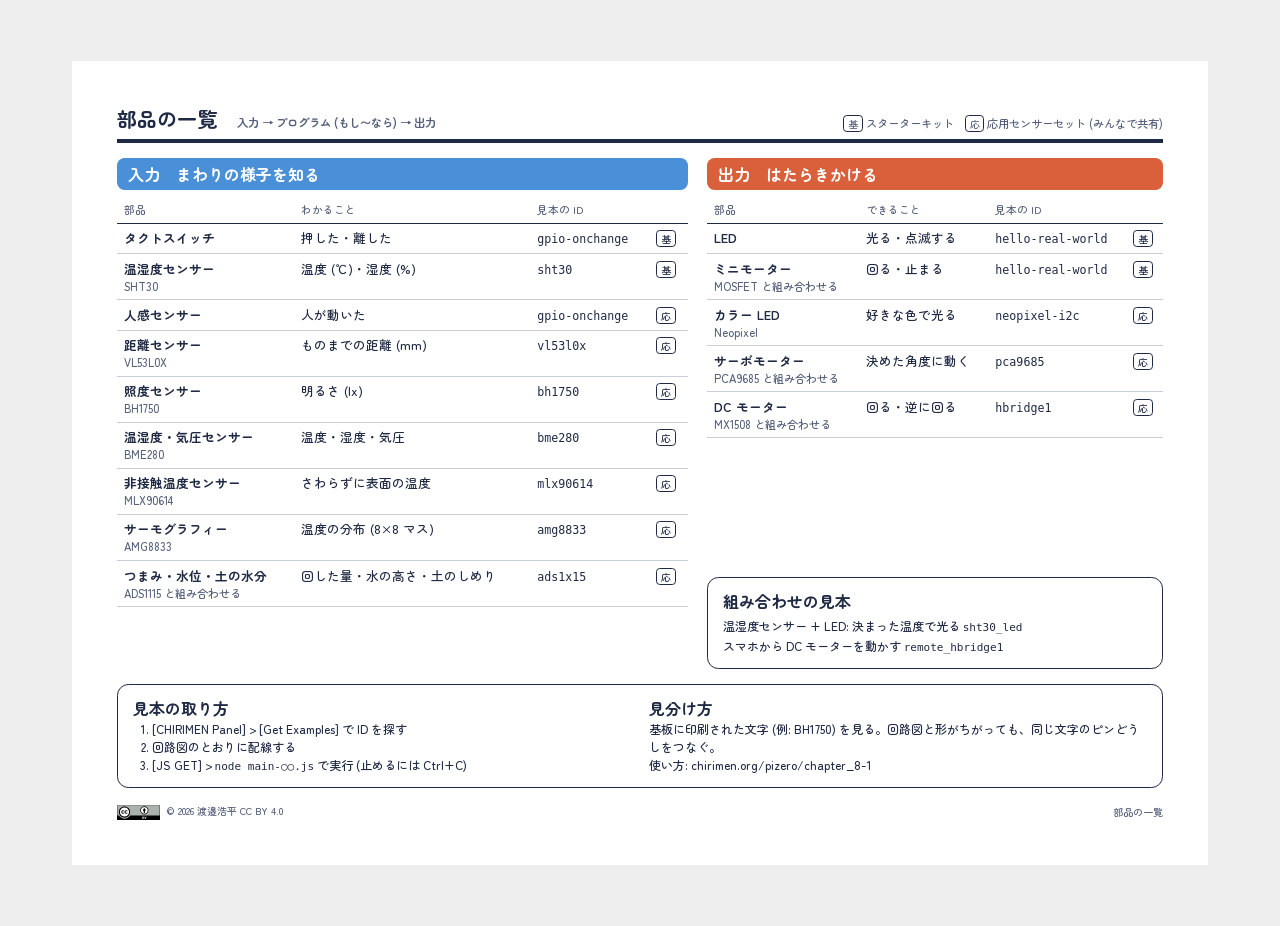
<file: public/print/parts.html>
<!doctype html>
<html lang="ja">
<head>
<meta charset="UTF-8">
<meta name="viewport" content="width=device-width, initial-scale=1">
<title>部品の一覧 (A4 横)</title>
<link rel="stylesheet" href="print.css">
<style>
.cols { flex: 1; min-height: 0; display: grid; grid-template-columns: 1.25fr 1fr; gap: 5mm; }
.col { display: flex; flex-direction: column; gap: 2mm; }
.col > h2 { padding: 1mm 3mm; border-radius: 2mm; color: #fff; }
.in > h2 { background: #4a90d9; }
.out > h2 { background: #d9603b; }
table { width: 100%; border-collapse: collapse; font-size: 9.5pt; }
th, td { padding: 1.2mm 2mm; border-bottom: 0.2mm solid #c9ced9; text-align: left; vertical-align: top; }
th { font-size: 8pt; color: #55607a; font-weight: 500; border-bottom: 0.4mm solid #1f2a44; }
td:first-child { font-weight: 700; white-space: nowrap; }
td small { display: block; font-weight: 500; }
td code { white-space: nowrap; }
.kit { font-size: 7.5pt; border: 0.2mm solid #1f2a44; border-radius: 1mm; padding: 0 1mm; white-space: nowrap; }
.how { display: grid; grid-template-columns: 1fr 1fr; gap: 5mm; font-size: 9pt; }
.how ol { padding-left: 5mm; }
</style>
</head>
<body>

<section class="page landscape">
  <div class="head">
    <h1>部品の一覧　<small>入力 → プログラム (もし〜なら) → 出力</small></h1>
    <div class="note"><span class="kit">基</span> スターターキット　<span class="kit">応</span> 応用センサーセット (みんなで共有)</div>
  </div>

  <div class="cols">
    <div class="col in">
      <h2>入力　まわりの様子を知る</h2>
      <table>
        <tr><th>部品</th><th>わかること</th><th>見本の ID</th><th></th></tr>
        <tr><td>タクトスイッチ</td><td>押した・離した</td><td><code>gpio-onchange</code></td><td><span class="kit">基</span></td></tr>
        <tr><td>温湿度センサー<small>SHT30</small></td><td>温度 (℃)・湿度 (%)</td><td><code>sht30</code></td><td><span class="kit">基</span></td></tr>
        <tr><td>人感センサー</td><td>人が動いた</td><td><code>gpio-onchange</code></td><td><span class="kit">応</span></td></tr>
        <tr><td>距離センサー<small>VL53L0X</small></td><td>ものまでの距離 (mm)</td><td><code>vl53l0x</code></td><td><span class="kit">応</span></td></tr>
        <tr><td>照度センサー<small>BH1750</small></td><td>明るさ (lx)</td><td><code>bh1750</code></td><td><span class="kit">応</span></td></tr>
        <tr><td>温湿度・気圧センサー<small>BME280</small></td><td>温度・湿度・気圧</td><td><code>bme280</code></td><td><span class="kit">応</span></td></tr>
        <tr><td>非接触温度センサー<small>MLX90614</small></td><td>さわらずに表面の温度</td><td><code>mlx90614</code></td><td><span class="kit">応</span></td></tr>
        <tr><td>サーモグラフィー<small>AMG8833</small></td><td>温度の分布 (8×8 マス)</td><td><code>amg8833</code></td><td><span class="kit">応</span></td></tr>
        <tr><td>つまみ・水位・土の水分<small>ADS1115 と組み合わせる</small></td><td>回した量・水の高さ・土のしめり</td><td><code>ads1x15</code></td><td><span class="kit">応</span></td></tr>
      </table>
    </div>

    <div class="col out">
      <h2>出力　はたらきかける</h2>
      <table>
        <tr><th>部品</th><th>できること</th><th>見本の ID</th><th></th></tr>
        <tr><td>LED</td><td>光る・点滅する</td><td><code>hello-real-world</code></td><td><span class="kit">基</span></td></tr>
        <tr><td>ミニモーター<small>MOSFET と組み合わせる</small></td><td>回る・止まる</td><td><code>hello-real-world</code></td><td><span class="kit">基</span></td></tr>
        <tr><td>カラー LED<small>Neopixel</small></td><td>好きな色で光る</td><td><code>neopixel-i2c</code></td><td><span class="kit">応</span></td></tr>
        <tr><td>サーボモーター<small>PCA9685 と組み合わせる</small></td><td>決めた角度に動く</td><td><code>pca9685</code></td><td><span class="kit">応</span></td></tr>
        <tr><td>DC モーター<small>MX1508 と組み合わせる</small></td><td>回る・逆に回る</td><td><code>hbridge1</code></td><td><span class="kit">応</span></td></tr>
      </table>
      <div class="box" style="font-size:9pt; margin-top:auto">
        <h2>組み合わせの見本</h2>
        温湿度センサー + LED: 決まった温度で光る <code>sht30_led</code><br>
        スマホから DC モーターを動かす <code>remote_hbridge1</code>
      </div>
    </div>
  </div>

  <div class="how box">
    <div>
      <h2>見本の取り方</h2>
      <ol>
        <li>[CHIRIMEN Panel] &gt; [Get Examples] で ID を探す</li>
        <li>回路図のとおりに配線する</li>
        <li>[JS GET] &gt; <code>node main-○○.js</code> で実行 (止めるには Ctrl+C)</li>
      </ol>
    </div>
    <div>
      <h2>見分け方</h2>
      基板に印刷された文字 (例: BH1750) を見る。回路図と形がちがっても、同じ文字のピンどうしをつなぐ。<br>
      使い方: chirimen.org/pizero/chapter_8-1
    </div>
  </div>

  <div class="foot"><span><img src="cc-by.svg" alt="CC BY"> © 2026 渡邉浩平 CC BY 4.0</span><span>部品の一覧</span></div>
</section>

</body>
</html>
</file>
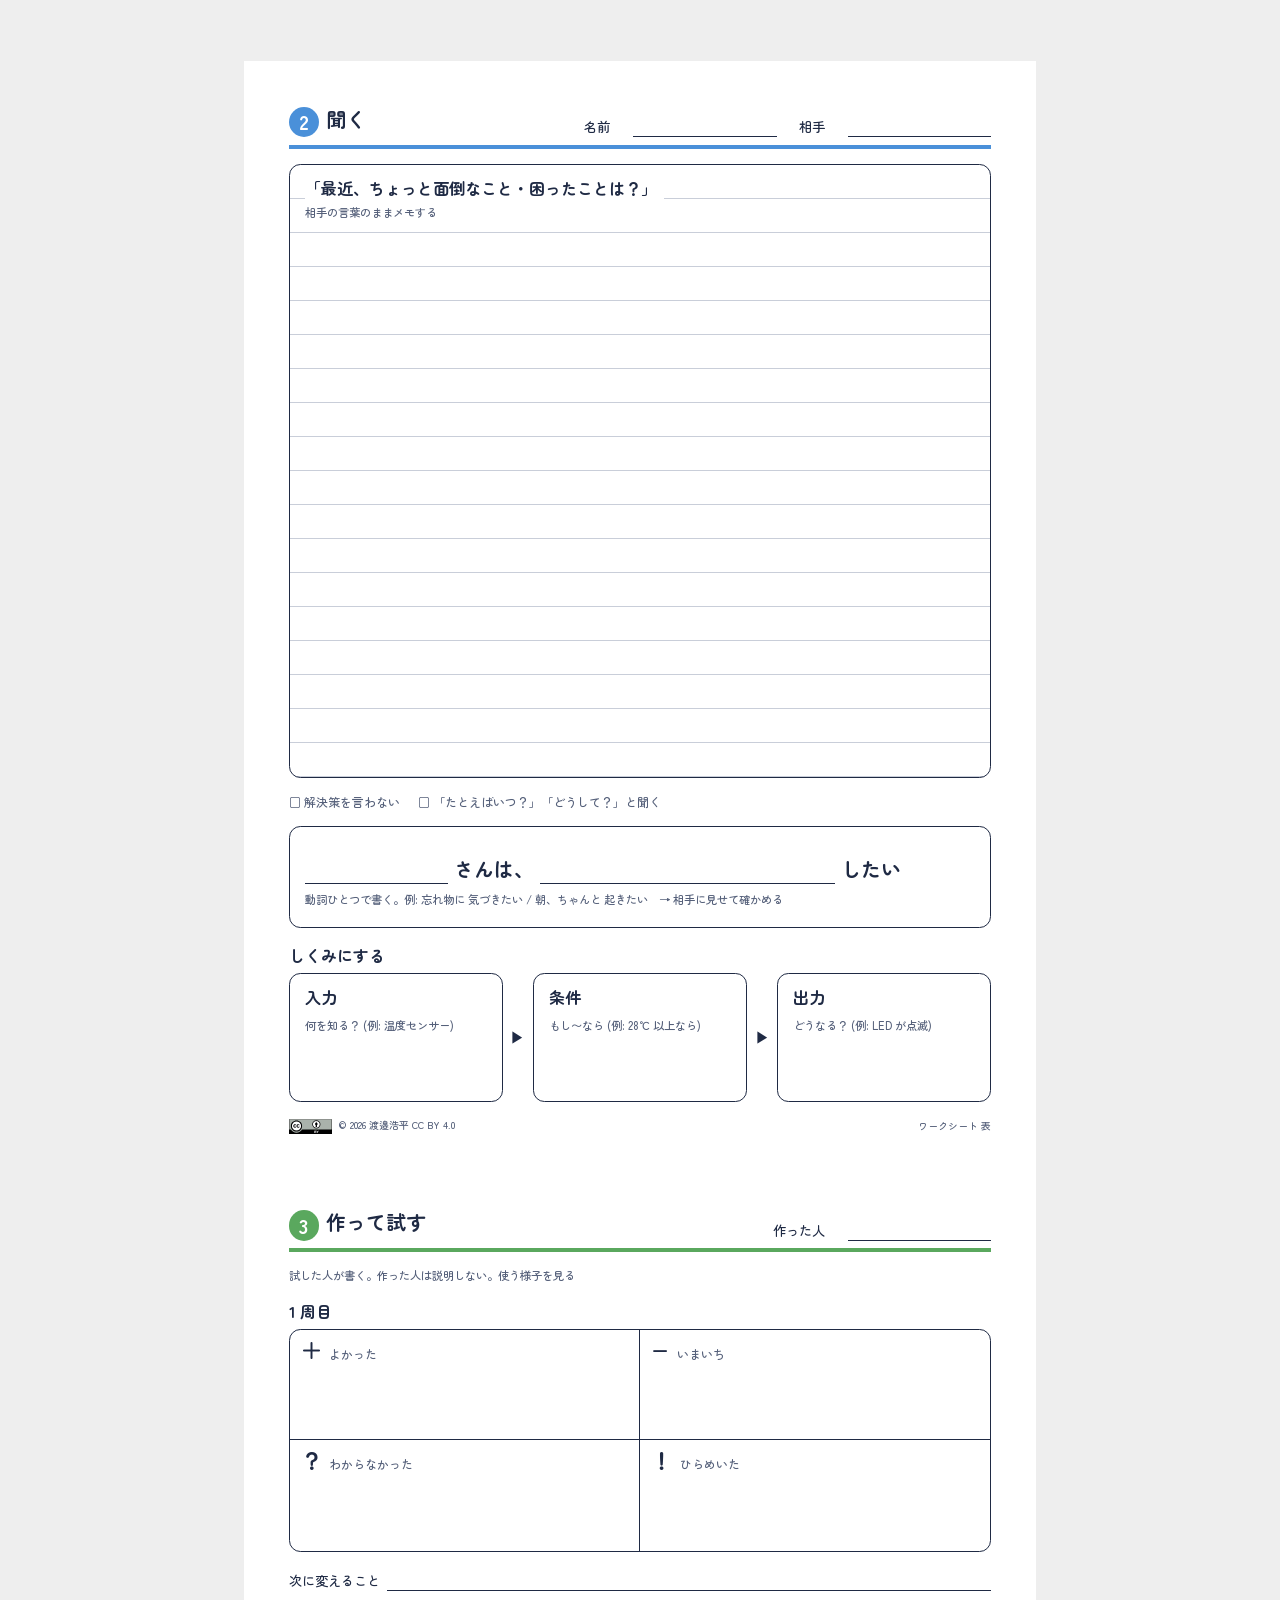
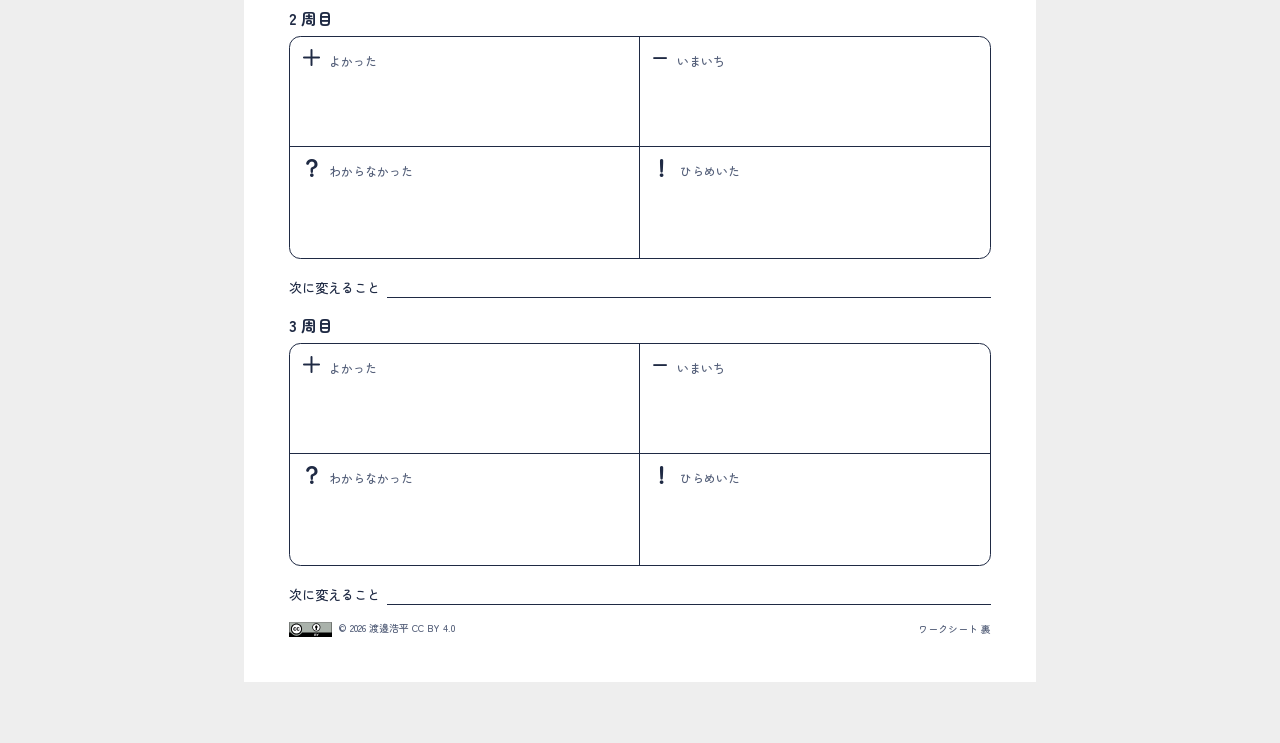
<file: public/print/worksheet.html>
<!doctype html>
<html lang="ja">
<head>
<meta charset="UTF-8">
<meta name="viewport" content="width=device-width, initial-scale=1">
<title>ワークシート (A4 両面)</title>
<link rel="stylesheet" href="print.css">
<style>
.wish { font-size: 15pt; font-weight: 700; padding: 6mm 4mm 5mm; }
.wish .blank { height: 9mm; vertical-align: bottom; }
.flow { display: grid; grid-template-columns: 1fr 6mm 1fr 6mm 1fr; align-items: stretch; gap: 1mm; }
.flow .box { height: 34mm; }
.flow .arr { align-self: center; text-align: center; }
.rules { display: flex; gap: 5mm; font-size: 9pt; }
.rules span::before { content: "□ "; }

.round { flex: 1; min-height: 0; display: flex; flex-direction: column; gap: 1.5mm; }
.round h2 { display: flex; justify-content: space-between; align-items: baseline; }
.round h2 small { font-weight: 500; }
.pmqe { flex: 1; display: grid; grid-template-columns: 1fr 1fr; grid-template-rows: 1fr 1fr; border: 0.5mm solid #1f2a44; border-radius: 3mm; overflow: hidden; }
.pmqe div { padding: 1mm 3mm; font-size: 9pt; color: #55607a; }
.pmqe div:nth-child(odd) { border-right: 0.5mm solid #1f2a44; }
.pmqe div:nth-child(-n+2) { border-bottom: 0.5mm solid #1f2a44; }
.pmqe b { font-size: 16pt; color: #1f2a44; margin-right: 2mm; }
.next { display: flex; align-items: flex-end; gap: 2mm; height: 9mm; font-size: 10pt; white-space: nowrap; }
.next .blank { flex: 1; }
</style>
</head>
<body>

<!-- 表: 聞く -->
<section class="page s2">
  <div class="head">
    <h1><span class="num">2</span>聞く</h1>
    <div class="fill">名前<span></span> 相手<span></span></div>
  </div>

  <div class="box grow lines" style="display:flex; flex-direction:column">
    <h2 style="background:#fff; align-self:flex-start; padding-right:2mm">「最近、ちょっと面倒なこと・困ったことは？」</h2>
    <small style="background:#fff; align-self:flex-start; padding-right:2mm">相手の言葉のままメモする</small>
  </div>

  <div class="rules note">
    <span>解決策を言わない</span>
    <span>「たとえばいつ？」「どうして？」と聞く</span>
  </div>

  <div class="box wish">
    <span class="blank" style="width:38mm"></span> さんは、
    <span class="blank" style="width:78mm"></span> したい
    <div class="note" style="font-weight:500; margin-top:2mm">動詞ひとつで書く。例: 忘れ物に 気づきたい / 朝、ちゃんと 起きたい　→ 相手に見せて確かめる</div>
  </div>

  <div>
    <h2 style="margin-bottom:1.5mm">しくみにする</h2>
    <div class="flow">
      <div class="box"><h2>入力</h2><small>何を知る？ (例: 温度センサー)</small></div>
      <div class="arr">▶</div>
      <div class="box"><h2>条件</h2><small>もし〜なら (例: 28℃ 以上なら)</small></div>
      <div class="arr">▶</div>
      <div class="box"><h2>出力</h2><small>どうなる？ (例: LED が点滅)</small></div>
    </div>
  </div>

  <div class="foot"><span><img src="cc-by.svg" alt="CC BY"> © 2026 渡邉浩平 CC BY 4.0</span><span>ワークシート 表</span></div>
</section>

<!-- 裏: 作って試す -->
<section class="page s3">
  <div class="head">
    <h1><span class="num">3</span>作って試す</h1>
    <div class="fill">作った人<span></span></div>
  </div>
  <p class="note">試した人が書く。作った人は説明しない。使う様子を見る</p>

  <div class="round">
    <h2>1 周目</h2>
    <div class="pmqe"><div><b>＋</b>よかった</div><div><b>−</b>いまいち</div><div><b>？</b>わからなかった</div><div><b>！</b>ひらめいた</div></div>
    <div class="next">次に変えること<span class="blank"></span></div>
  </div>
  <div class="round">
    <h2>2 周目</h2>
    <div class="pmqe"><div><b>＋</b>よかった</div><div><b>−</b>いまいち</div><div><b>？</b>わからなかった</div><div><b>！</b>ひらめいた</div></div>
    <div class="next">次に変えること<span class="blank"></span></div>
  </div>
  <div class="round">
    <h2>3 周目</h2>
    <div class="pmqe"><div><b>＋</b>よかった</div><div><b>−</b>いまいち</div><div><b>？</b>わからなかった</div><div><b>！</b>ひらめいた</div></div>
    <div class="next">次に変えること<span class="blank"></span></div>
  </div>

  <div class="foot"><span><img src="cc-by.svg" alt="CC BY"> © 2026 渡邉浩平 CC BY 4.0</span><span>ワークシート 裏</span></div>
</section>

</body>
</html>
</file>
<file: public/print/print.css>
@import url("https://fonts.googleapis.com/css2?family=Zen+Maru+Gothic:wght@500;700&display=swap");

/* 白黒印刷でも読めるよう、色ではなく線と文字で区別する */
@page { size: A4; margin: 12mm; }
@page landscape { size: A4 landscape; margin: 10mm; }

* { box-sizing: border-box; }

html {
  font-family: "Zen Maru Gothic", "Hiragino Maru Gothic ProN", "Yu Gothic", sans-serif;
  font-weight: 500;
  font-size: 11pt;
  line-height: 1.5;
  color: #1f2a44;
}

body { margin: 0; }

.page {
  width: 186mm;
  height: 272mm;
  display: flex;
  flex-direction: column;
  gap: 4mm;
  overflow: hidden;
  break-after: page;
}

.page.landscape { page: landscape; width: 277mm; height: 189mm; }
.page:last-child { break-after: auto; }

@media screen {
  body { background: #eee; padding: 8mm; }
  .page { background: #fff; padding: 0; margin: 0 auto 8mm; outline: 12mm solid #fff; outline-offset: 0; margin-block: 20mm; }
}

h1, h2, h3, p, ul, ol { margin: 0; }
h1 { font-size: 15pt; line-height: 1.3; }
h2 { font-size: 12pt; }
small, .note { font-size: 8.5pt; color: #55607a; }
code { font-family: ui-monospace, "DejaVu Sans Mono", monospace; font-size: 0.92em; }

.head {
  display: flex;
  align-items: flex-end;
  justify-content: space-between;
  gap: 6mm;
  padding-bottom: 2mm;
  border-bottom: 1.2mm solid var(--step, #1f2a44);
}

.head .fill { display: flex; gap: 6mm; font-size: 10pt; white-space: nowrap; }
.head .fill span { display: inline-block; width: 38mm; border-bottom: 0.3mm solid #1f2a44; }

.s1 { --step: #e0b100; }
.s2 { --step: #4a90d9; }
.s3 { --step: #5aa85e; }

.num {
  display: inline-grid;
  place-items: center;
  width: 8mm;
  height: 8mm;
  margin-right: 2mm;
  border-radius: 50%;
  background: var(--step, #1f2a44);
  color: #fff;
  font-weight: 700;
  vertical-align: middle;
}

.box {
  border: 0.5mm solid #1f2a44;
  border-radius: 3mm;
  padding: 3mm 4mm;
}

.box > h2 { margin-bottom: 1mm; }
.grow { flex: 1; min-height: 0; }

.lines {
  background: repeating-linear-gradient(to bottom, transparent 0 8.6mm, #c9ced9 8.6mm 9mm);
}

.blank { display: inline-block; border-bottom: 0.4mm solid #1f2a44; }

.foot { display: flex; justify-content: space-between; align-items: center; font-size: 7.5pt; color: #55607a; }
.foot img { height: 4mm; vertical-align: middle; margin-right: 1mm; }
</file>
